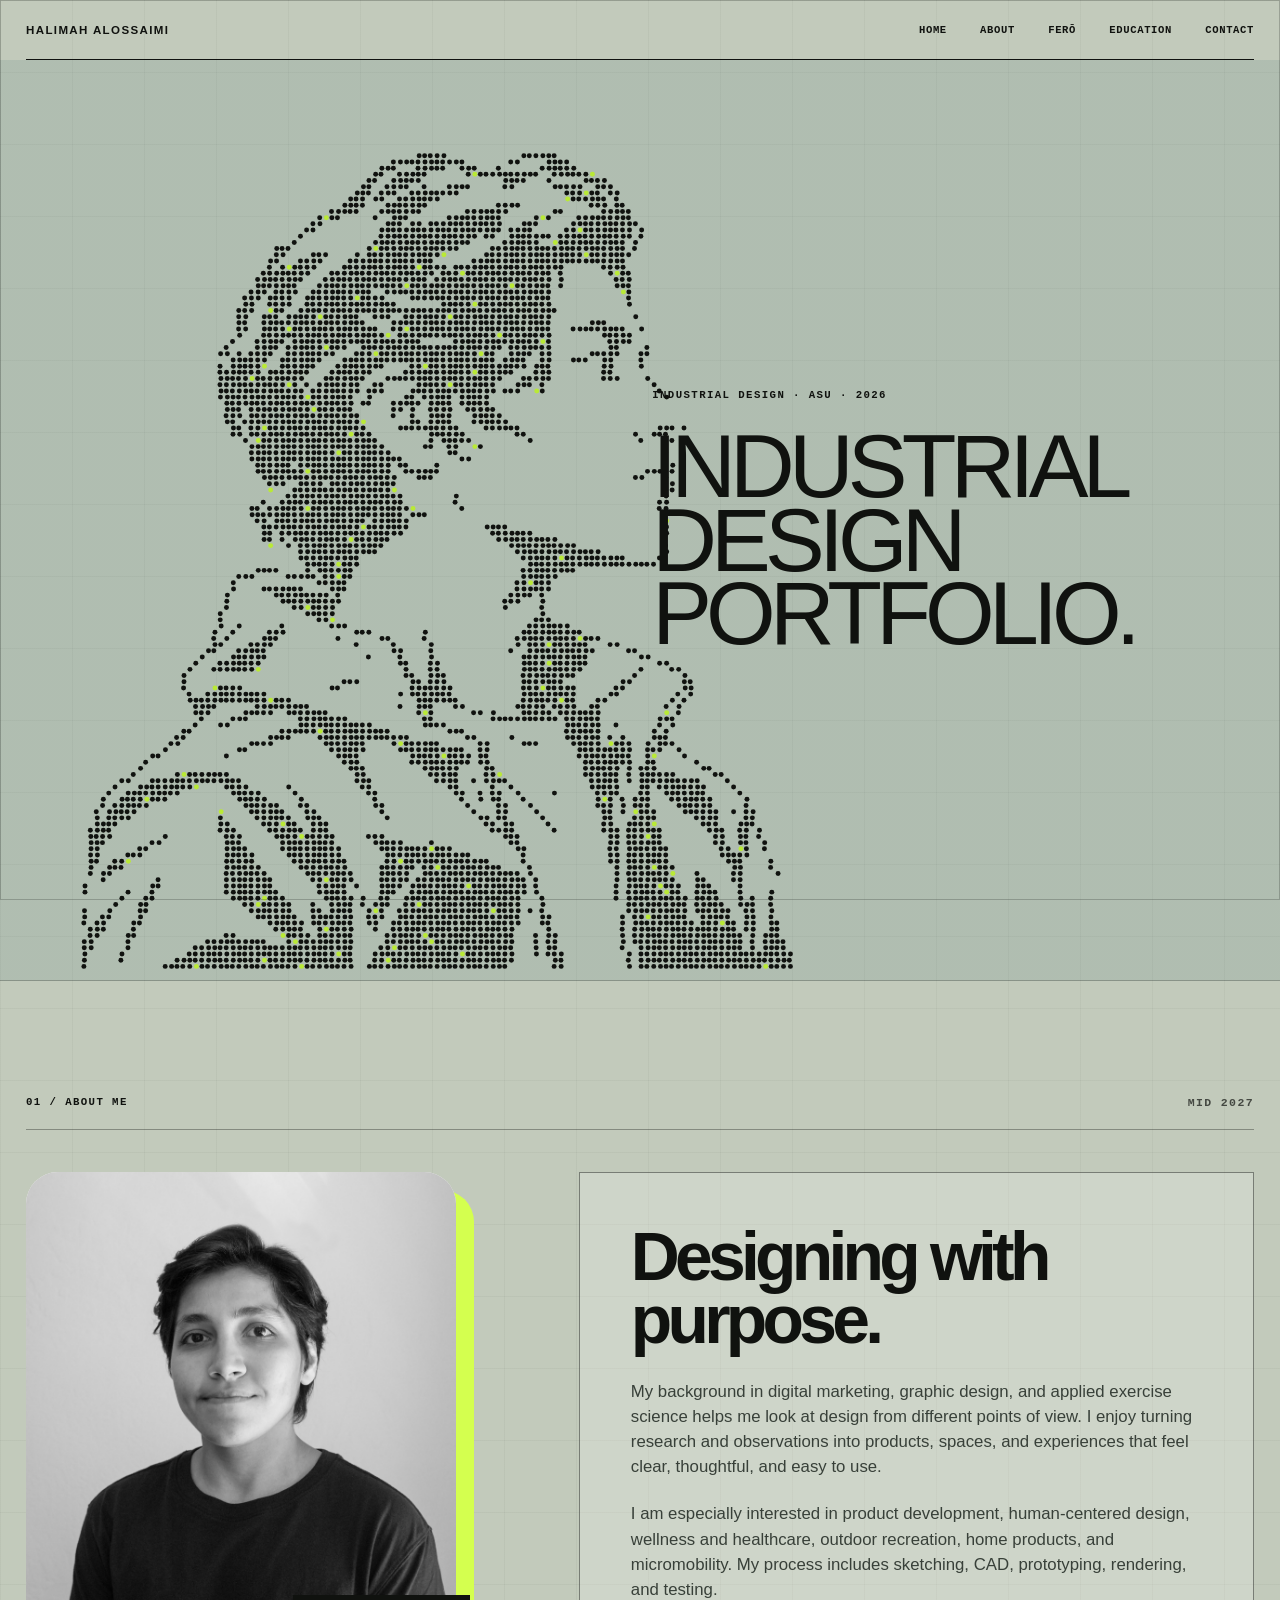
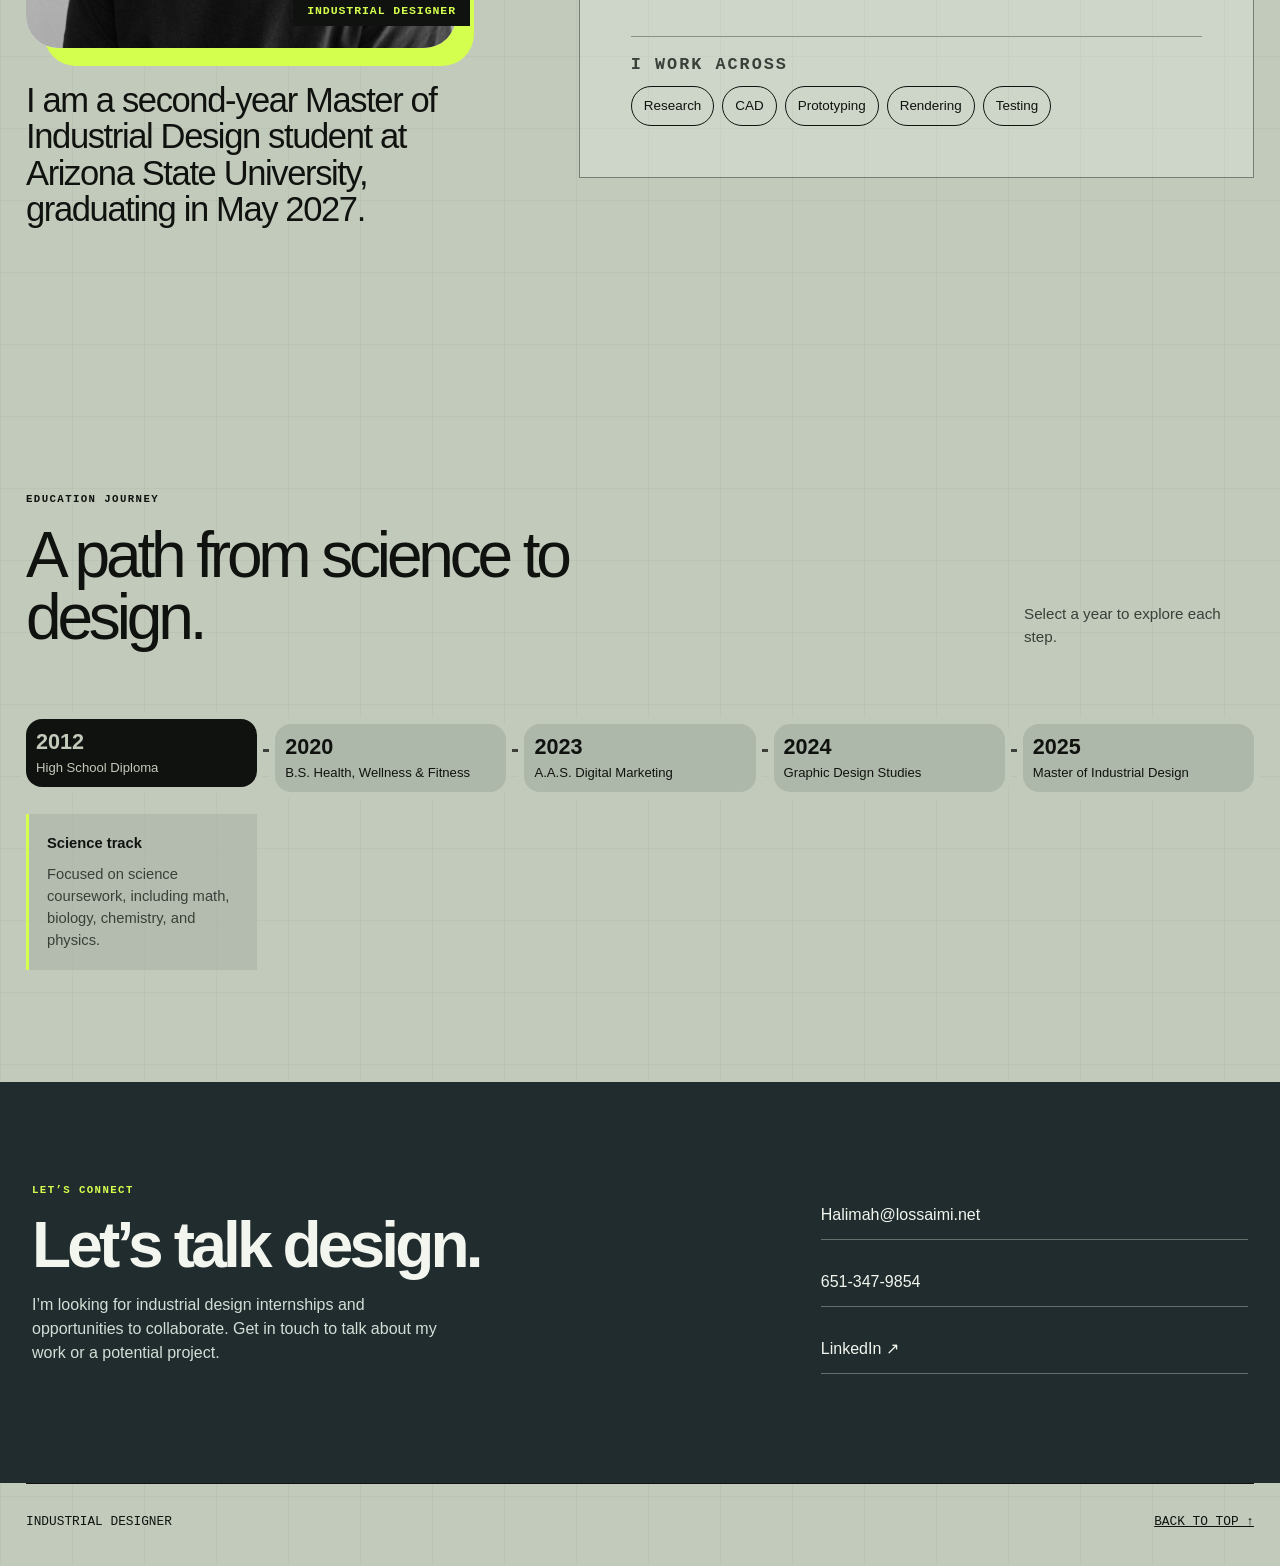
<file: index.html>
<!doctype html>
<html lang="en">
<head>
  <meta charset="utf-8">
  <meta name="viewport" content="width=device-width, initial-scale=1">
  <meta name="description" content="Industrial design portfolio by Halimah Alossaimi.">
  <title>Halimah Alossaimi — Industrial Design Portfolio</title>
  <link rel="stylesheet" href="styles.css?v=clean-hero">
<style>
.portrait-home .hero {
  --hero-gutter:max(32px,calc((100% - var(--max))/2));
  --portrait-size:min(72vw,980px);
  width:100%; max-width:none; margin:0;
  min-height:max(700px,88svh,var(--portrait-size));
  padding:80px var(--hero-gutter);
  align-items:flex-end; text-align:left; overflow:hidden;
  background:linear-gradient(rgba(62,111,112,.13),rgba(62,111,112,.13));
  background-blend-mode:multiply;
  border-bottom:1px solid rgba(16,18,15,.25);
}
.portrait-home .hero-title { position:relative; z-index:3; width:49%; max-width:650px; }
.portrait-home .hero .hero-title .eyebrow { position:static; width:auto; margin:0 0 28px; text-align:left; }
.portrait-home .hero h1 { position:relative; width:100%; max-width:none; font-size:clamp(3.5rem,7vw,7rem); }
.portrait-home .particle-sphere { position:absolute; width:var(--portrait-size); max-width:none; left:var(--hero-gutter); right:auto; top:auto; bottom:calc(var(--portrait-size) * -.035); translate:none; opacity:1; filter:none; cursor:default; touch-action:pan-y; }
.portrait-home .particle-sphere canvas { touch-action:pan-y; }
@media(max-width:780px) {
  .portrait-home .hero { --hero-gutter:18px; min-height:0; padding-block:35px 55px; align-items:stretch; gap:28px; }
  .portrait-home .hero-title { order:2; width:100%; max-width:100%; }
  .portrait-home .hero h1 { font-size:clamp(3rem,13vw,6rem); }
  .portrait-home .particle-sphere { position:relative; order:1; width:min(100%,680px); flex-shrink:0; align-self:center; left:auto; right:auto; top:auto; bottom:auto; translate:none; }
}

.portrait-home .contact-section { width:100%; max-width:none; margin:0; padding:clamp(64px,8vw,110px) max(32px,calc((100% - var(--max))/2)); background:#202c2d; color:#f3f6ef; }
.portrait-home .contact-card { padding:0; background:transparent; border:0; gap:clamp(32px,6vw,90px); }
.portrait-home .contact-card .eyebrow { color:#d4ff4f; }
.portrait-home .contact-card h2 { color:#f3f6ef; }
.portrait-home .contact-card p:not(.eyebrow) { color:#d3ded7; max-width:48ch; }
.portrait-home .contact-details a { color:#f3f6ef; border-color:#63716c; padding-block:12px; }
.portrait-home .contact-details a:hover,.portrait-home .contact-details a:focus-visible { color:#d4ff4f; border-color:#d4ff4f; }
.portrait-home .site-footer { margin-top:0; }
@media(max-width:780px) { .portrait-home .contact-section { padding-inline:18px; } }
</style>
</head>
<body class="portrait-home">
  <header class="site-header">
    <a class="wordmark" href="index.html">Halimah Alossaimi</a>
    <nav aria-label="Primary navigation">
      <a href="index.html">Home</a>
      <a href="#about">About</a>
      <a href="fero.html">Ferō</a>
      <a href="#education">Education</a>
      <a href="#contact">Contact</a>
    </nav>
  </header>

  <main>
    <section class="hero shell">
      <div class="particle-sphere" aria-hidden="true">
        <canvas id="hero-particle-sphere"></canvas>
      </div>
      <div class="hero-title">
        <p class="eyebrow">Industrial Design · ASU · 2026</p>
        <h1>Industrial Design Portfolio.</h1>
      </div>
        </section>

    

    <section id="about" class="about-section shell" aria-labelledby="about-title">
      <div class="about-topline">
        <p class="eyebrow">01 / About me</p>
        <p class="about-signature">MID 2027</p>
      </div>
      <div class="about-grid">
        <div class="about-lede">
          <div class="about-image-wrap">
            <img class="about-headshot" src="Headshot_HalimahAlossaimi.jpg?v=full" alt="Portrait of Halimah Alossaimi, an industrial design student.">
            <span class="about-image-label">Industrial designer</span>
          </div>
          <p>I am a second-year Master of Industrial Design student at Arizona State University, graduating in May 2027.</p>
        </div>
        <div class="body-copy about-copy">
          <h2 id="about-title">Designing with purpose.</h2>
          <p>My background in digital marketing, graphic design, and applied exercise science helps me look at design from different points of view. I enjoy turning research and observations into products, spaces, and experiences that feel clear, thoughtful, and easy to use.</p>
          <p>I am especially interested in product development, human-centered design, wellness and healthcare, outdoor recreation, home products, and micromobility. My process includes sketching, CAD, prototyping, rendering, and testing.</p>
          <div class="about-divider"></div>
          <p class="about-process-label">I work across</p>
          <ul class="about-tags" aria-label="Design interests">
            <li>Research</li><li>CAD</li><li>Prototyping</li><li>Rendering</li><li>Testing</li>
          </ul>
        </div>
      </div>
    </section>




    <section id="education" class="education-section shell" aria-labelledby="education-title">
      <div class="section-heading">
        <div>
          <p class="eyebrow">Education journey</p>
          <h2 id="education-title">A path from science to design.</h2>
        </div>
        <p class="section-note">Select a year to explore each step.</p>
      </div>
      <div class="education-timeline" role="list">
        <article class="education-item is-active" role="listitem">
          <button class="education-node" type="button" aria-expanded="true" aria-controls="education-detail-2012">
            <span class="education-year">2012</span>
            <span class="education-degree">High School Diploma</span>
          </button>
          <div class="education-detail" id="education-detail-2012">
            <p class="education-focus">Science track</p>
            <p>Focused on science coursework, including math, biology, chemistry, and physics.</p>
          </div>
        </article>
        <article class="education-item" role="listitem">
          <button class="education-node" type="button" aria-expanded="false" aria-controls="education-detail-2020">
            <span class="education-year">2020</span>
            <span class="education-degree">B.S. Health, Wellness &amp; Fitness</span>
          </button>
          <div class="education-detail" id="education-detail-2020" hidden>
            <p class="education-focus">Human-centered foundation</p>
            <p>Human factors, movement science, and ergonomic awareness.</p>
          </div>
        </article>
        <article class="education-item" role="listitem">
          <button class="education-node" type="button" aria-expanded="false" aria-controls="education-detail-2023">
            <span class="education-year">2023</span>
            <span class="education-degree">A.A.S. Digital Marketing</span>
          </button>
          <div class="education-detail" id="education-detail-2023" hidden>
            <p class="education-focus">Communication and strategy</p>
            <p>Marketing strategy, digital communication, and branding fundamentals.</p>
          </div>
        </article>
        <article class="education-item" role="listitem">
          <button class="education-node" type="button" aria-expanded="false" aria-controls="education-detail-2024">
            <span class="education-year">2024</span>
            <span class="education-degree">Graphic Design Studies</span>
          </button>
          <div class="education-detail" id="education-detail-2024" hidden>
            <p class="education-focus">One-year completion</p>
            <p>Visual systems, typography, layout, and digital communication.</p>
          </div>
        </article>
        <article class="education-item" role="listitem">
          <button class="education-node" type="button" aria-expanded="false" aria-controls="education-detail-2025">
            <span class="education-year">2025</span>
            <span class="education-degree">Master of Industrial Design</span>
          </button>
          <div class="education-detail" id="education-detail-2025" hidden>
            <p class="education-focus">Arizona State University · expected May 2027</p>
            <p>Life-centered design, design research, CAD, prototyping, and testing.</p>
          </div>
        </article>
      </div>
    </section>
    <section id="contact" class="contact-section shell" aria-labelledby="contact-title">
      <div class="contact-card">
        <div>
          <p class="eyebrow">Let’s connect</p>
          <h2 id="contact-title">Let’s talk design.</h2>
          <p>I’m looking for industrial design internships and opportunities to collaborate. Get in touch to talk about my work or a potential project.</p>
        </div>
        <div class="contact-details">
          <a href="mailto:Halimah@lossaimi.net">Halimah@lossaimi.net</a>
          <a href="tel:+16513479854">651-347-9854</a>
          <a href="https://www.linkedin.com/in/halimahalossaimi" target="_blank" rel="noreferrer">LinkedIn ↗</a>
        </div>
      </div>
    </section>
  </main>

  <footer class="site-footer shell">
    <p>Industrial Designer</p>
    <a href="#top">Back to top ↑</a>
  </footer>
  <script src="particle-sphere.js?v=portrait-1"></script>
  <script src="site-motion.js"></script>
  <script src="education-timeline.js?v=1"></script>
</body>
</html>
</file>
<file: styles.css>
:root {
  --ink: #302047;
  --muted: #61526e;
  --paper: #fff8ef;
  --panel: #eee4ff;
  --line: #d7c3e8;
  --blue: #7552ba;
  --orange: #e78360;
  --yellow: #f7cb55;
  --green: #83ba9e;
  --max: 1320px;
}

* { box-sizing: border-box; }
html { scroll-behavior: smooth; }
body {
  margin: 0;
  color: var(--ink);
  background: var(--paper);
  font-family: "Avenir Next", Avenir, "Helvetica Neue", Arial, sans-serif;
  line-height: 1.5;
}
img { display: block; width: 100%; height: auto; }
a { color: inherit; }
figure { margin: 0; }

.shell { width: min(calc(100% - 64px), var(--max)); margin-inline: auto; }
.site-header {
  position: relative;
  z-index: 20;
  width: min(calc(100% - 64px), var(--max));
  margin: 0 auto;
  padding: 28px 0;
  display: flex;
  justify-content: space-between;
  align-items: center;
  border-bottom: 1px solid var(--line);
}
.wordmark { font-size: 0.96rem; font-weight: 700; text-decoration: none; letter-spacing: -0.01em; }
.site-header nav { display: flex; gap: 28px; }
.site-header nav a { font-size: 0.83rem; text-decoration: none; color: var(--muted); }
.site-header nav a:hover, .site-header nav a[aria-current="page"] { color: var(--ink); }

.hero { padding: clamp(80px, 13vw, 180px) 0 clamp(72px, 10vw, 140px); }
.eyebrow { margin: 0 0 18px; color: var(--muted); font-size: 0.72rem; font-weight: 700; letter-spacing: 0.13em; text-transform: uppercase; }
h1, h2, h3 { margin: 0; letter-spacing: -0.045em; line-height: 0.98; }
.hero h1 { max-width: 1000px; font-size: clamp(3.2rem, 8vw, 7.6rem); font-weight: 500; }
.hero-copy { max-width: 620px; margin: 32px 0 0; color: var(--muted); font-size: clamp(1.05rem, 2vw, 1.35rem); }

.flower-section { padding-bottom: clamp(100px, 12vw, 170px); }
.section-heading { display: flex; justify-content: space-between; align-items: end; gap: 32px; margin-bottom: 36px; }
.section-heading h2, .two-column-text h2 { max-width: 730px; font-size: clamp(2.1rem, 5vw, 4.5rem); font-weight: 500; }
.compact-heading h2 { font-size: clamp(2rem, 4vw, 3.4rem); }
.instruction, .section-note { max-width: 430px; margin: 0; color: var(--muted); font-size: 0.95rem; }
.flower-field {
  position: relative;
  min-height: min(64vh, 680px);
  overflow: hidden;
  cursor: crosshair;
  touch-action: manipulation;
  border: 1px solid var(--line);
  border-radius: 28px;
  background:
    linear-gradient(180deg, rgba(138,164,188,.09), rgba(255,255,255,.25) 45%, rgba(127,157,132,.12)),
    var(--panel);
  isolation: isolate;
}
.flower-field:focus-visible { outline: 3px solid var(--blue); outline-offset: 4px; }
.field-note { position: absolute; left: 24px; bottom: 18px; color: #778079; font-size: 0.72rem; letter-spacing: 0.08em; text-transform: uppercase; }
.flower { position: absolute; width: 1px; height: 1px; pointer-events: none; animation: none; }
.petal { position: absolute; left: 50%; top: 50%; width: var(--pw); height: var(--ph); margin-left: calc(var(--pw) / -2); margin-top: calc(var(--ph) * -1); transform-origin: 50% 100%; background: hsl(var(--hue) 72% 66% / .92); border: 1px solid hsl(var(--hue) 45% 48% / .32); }
.flower.rounded .petal { border-radius: 55% 55% 45% 45%; }
.flower.pointed .petal { border-radius: 75% 12% 75% 18%; }
.flower.lobed .petal { border-radius: 65% 35% 62% 38% / 55% 52% 48% 45%; box-shadow: inset 6px 0 0 rgba(255,255,255,.11); }
.flower.narrow .petal { border-radius: 80% 20% 75% 25%; }
.flower-center { position: absolute; left: 50%; top: 50%; width: var(--center); height: var(--center); border-radius: 50%; transform: translate(-50%,-50%); background: hsl(var(--center-hue) 78% 60%); border: 2px solid rgba(71,57,28,.16); z-index: 2; }
@keyframes bloom { from { opacity: 0; transform: scale(.18) rotate(-8deg); } to { opacity: 1; transform: scale(1) rotate(0); } }
@media (prefers-reduced-motion: reduce) { html { scroll-behavior: auto; } .flower { animation: none; } }

.work-section { padding-bottom: clamp(100px, 12vw, 170px); }
.project-grid { display: grid; grid-template-columns: 1fr 1fr; gap: clamp(24px, 4vw, 56px); }
.project-card { text-decoration: none; }
.project-image { overflow: hidden; border-radius: 22px; background: var(--panel); }
.project-image.square { aspect-ratio: 1; }
.project-image.landscape { aspect-ratio: 1; }
.project-image img { height: 100%; object-fit: contain; transition: transform .5s ease; }
.project-image.landscape img { object-position: center; }
.project-card:hover .project-image img { transform: scale(1.025); }
.project-meta { display: flex; justify-content: space-between; align-items: end; padding-top: 18px; }
.project-type { margin: 0 0 8px; color: var(--muted); font-size: 0.77rem; text-transform: uppercase; letter-spacing: .08em; }
.project-meta h3 { font-size: clamp(1.65rem, 3vw, 2.6rem); font-weight: 500; }
.project-meta span { font-size: 1.5rem; }

.project-hero { padding: clamp(64px, 9vw, 120px) 0 0; }
.project-intro { display: grid; grid-template-columns: 1.25fr .75fr; gap: clamp(48px, 9vw, 130px); align-items: end; margin-bottom: clamp(56px, 8vw, 100px); }
.project-intro h1 { font-size: clamp(4rem, 10vw, 9rem); font-weight: 500; }
.project-intro > p { max-width: 520px; margin: 0; color: var(--muted); font-size: clamp(1rem, 1.7vw, 1.25rem); }
.album-feature { width: min(100%, 980px); margin-inline: auto; }
.album-feature img { border-radius: 20px; }
figcaption { padding-top: 12px; color: var(--muted); font-size: 0.76rem; }
.hero-wide img, .wide-media img { border-radius: 20px; }
.hero-wide img { aspect-ratio: 16 / 9; object-fit: cover; }

.case-section { padding-top: clamp(100px, 12vw, 170px); }
.two-column-text { display: grid; grid-template-columns: 1fr 1fr; gap: clamp(48px, 9vw, 140px); }
.body-copy p { max-width: 600px; margin: 0 0 22px; color: var(--muted); font-size: clamp(1rem, 1.6vw, 1.2rem); }
.wide-media img { max-height: 780px; object-fit: cover; }
.iteration-grid { display: grid; grid-template-columns: repeat(4, 1fr); gap: 20px; }
.iteration-grid img, .plan-grid img, .environment-grid img { border-radius: 16px; }
.plan-grid { display: grid; grid-template-columns: 1fr 1fr; gap: 24px; }
.environment-grid { display: grid; grid-template-columns: 1.45fr .8fr; gap: 24px; align-items: start; }
.environment-grid img { aspect-ratio: 16/10; object-fit: cover; }
.environment-grid figure:last-child img { aspect-ratio: 4/5; }
.reflection-block { margin-top: clamp(100px, 12vw, 170px); padding: clamp(48px, 7vw, 90px); border-radius: 28px; background: #e3d7fa; }
.reflection-block h2 { max-width: 980px; font-size: clamp(2.2rem, 5.5vw, 5rem); font-weight: 500; }
.reflection-block > p:not(.eyebrow) { max-width: 720px; margin: 32px 0 0; color: #514060; font-size: clamp(1rem, 1.7vw, 1.25rem); }
.reflection-block .disclaimer { font-size: .82rem !important; }
.project-next { display: flex; justify-content: space-between; gap: 24px; padding-top: 80px; }
.project-next a { text-decoration-thickness: 1px; text-underline-offset: 5px; }
.site-footer { display: flex; justify-content: space-between; gap: 24px; margin-top: 120px; padding: 28px 0 34px; border-top: 1px solid var(--line); color: var(--muted); font-size: .8rem; }
.site-footer p { margin: 0; }

@media (max-width: 780px) {
  .shell, .site-header { width: min(calc(100% - 36px), var(--max)); }
  .site-header { padding: 22px 0; align-items: flex-start; }
  .site-header nav { gap: 9px; flex-direction: column; align-items: flex-end; }
  .site-header nav a { font-size: .75rem; }
  .hero { padding-top: 70px; }
  .hero h1 { font-size: clamp(2.7rem, 14.4vw, 4.8rem); }
  .section-heading, .project-intro, .two-column-text { display: grid; grid-template-columns: 1fr; gap: 24px; }
  .flower-field { min-height: 520px; border-radius: 20px; }
  .project-grid, .plan-grid, .environment-grid { grid-template-columns: 1fr; gap: 44px; }
  .project-image.landscape { aspect-ratio: 1.15; }
  .project-intro h1 { font-size: clamp(3.5rem, 18vw, 6rem); }
  .iteration-grid { grid-template-columns: 1fr 1fr; }
  .environment-grid figure:last-child img { aspect-ratio: 16/10; }
  .reflection-block { padding: 36px 24px; border-radius: 20px; }
  .project-next, .site-footer { flex-direction: column; align-items: flex-start; }
  .site-footer { margin-top: 90px; }
}

/* Playful portfolio palette */
body { background: radial-gradient(ellipse at 90% 0%, #eedfff 0%, transparent 42rem), radial-gradient(ellipse at 0% 32rem, #ffe3ca 0%, transparent 38rem), var(--paper); }
.hero h1, .project-intro h1 { color: #68459b; }
.eyebrow { color: #76502f; }
.site-header nav { gap: 12px; flex-wrap: wrap; justify-content: flex-end; }
.site-header nav a { display: inline-block; padding: 9px 15px; border-radius: 999px; background: #eee1ff; color: #493164; }
.site-header nav a:nth-child(2) { background: #ffd8c8; color: #713c32; }
.site-header nav a:nth-child(3) { background: #d9eee1; color: #2d5941; }
.site-header nav a:nth-child(4) { background: #ffe39b; color: #5d461d; }
.site-header nav a:hover, .site-header nav a[aria-current="page"] { background: #68459b; color: #fff; }
a:focus-visible { outline: 3px solid #68459b; outline-offset: 4px; }
.flower-field { background: linear-gradient(150deg, #e7d9ff 0%, #ffe5d8 50%, #e2efcc 100%); border-color: #cbb4e4; }
.instruction { padding: 10px 16px; border-radius: 999px; background: #ffe39b; color: #65491d; }
.project-card { background: #ffe3d4; border-radius: 24px; padding: 16px; }
.project-card:nth-child(2) { background: #dceee0; }
.project-card:nth-child(3) { background: #e6dcfa; }
.project-meta { padding: 18px 4px 8px; }
.project-card:first-child h3 { color: #8a3e38; }
.project-card:nth-child(2) h3 { color: #2f6049; }
.project-card:nth-child(3) h3 { color: #68459b; }
.reflection-block { background: linear-gradient(120deg, #e5d7fb, #f8dfeb); }
.project-next a { padding: 12px 20px; border-radius: 999px; background: #ffe39b; color: #59401d; }
.site-footer { border-top: 3px solid #d7c3e8; }
::selection { background: #f7cb55; color: #302047; }
.proposal-preview { position: relative; display: flex; flex-direction: column; justify-content: center; align-items: center; padding: 30px; background: #2f2144; color: #fff8ef; }
.preview-kicker { position: absolute; top: 24px; left: 24px; font: 700 .68rem/1 monospace; color: #f7cb55; letter-spacing: .08em; }
.preview-object, .preview-shadow { font-size: clamp(3.2rem, 7vw, 6.5rem); font-weight: 800; letter-spacing: -.07em; line-height: .75; }
.preview-shadow { color: #e78360; opacity: .75; transform: translate(10px, -6px); }
.preview-question { position: absolute; bottom: 24px; font-size: .82rem; }

/* MISREAD proposal */
.proposal-page { --proposal-dark:#2f2144; --proposal-cream:#fff8ef; --proposal-coral:#e78360; --proposal-yellow:#f7cb55; --proposal-green:#83ba9e; }
.proposal-hero { padding: clamp(70px, 10vw, 135px) 0 90px; }
.proposal-title-block { max-width: 980px; margin-bottom: 54px; }
.proposal-title-block h1 { font-size: clamp(5rem, 15vw, 12rem); font-weight: 800; color: var(--proposal-dark); letter-spacing: -.085em; }
.proposal-title-block h1 span { color: var(--proposal-coral); }
.proposal-tagline { max-width: 680px; margin: 30px 0 0; font-size: clamp(1.25rem, 2.6vw, 2rem); color: var(--muted); }
.misread-visual { position: relative; min-height: 610px; display: grid; grid-template-columns: 1.15fr .85fr; overflow: hidden; border-radius: 30px; background: var(--proposal-dark); color: var(--proposal-cream); box-shadow: 0 28px 80px rgba(48,32,71,.18); }
.system-bar { position: absolute; z-index: 4; inset: 0 0 auto; display: flex; justify-content: space-between; padding: 20px 24px; border-bottom: 1px solid rgba(255,255,255,.18); font: 700 .72rem/1 monospace; letter-spacing: .1em; }
.pulse-dot { color: var(--proposal-yellow); }
.scan-object { position: relative; display: grid; place-items: center; background: #f1e7ff; overflow: hidden; }
.object-cup { position: relative; width: 210px; height: 190px; border: 12px solid var(--proposal-dark); border-radius: 10px 10px 75px 75px; background: #fff8ef; transform: rotate(-3deg); }
.object-cup i { position: absolute; right: -78px; top: 32px; width: 76px; height: 82px; border: 12px solid var(--proposal-dark); border-left: 0; border-radius: 0 50% 50% 0; }
.scan-line { position: absolute; left: 0; right: 0; height: 4px; background: var(--proposal-coral); box-shadow: 0 0 24px var(--proposal-coral); animation: scan 3s ease-in-out infinite; }
@keyframes scan { 0%,100% { top: 22%; } 50% { top: 78%; } }
.system-result { display: flex; flex-direction: column; justify-content: center; padding: 70px; }
.system-result small, .system-result span { font: 700 .7rem/1.4 monospace; color: var(--proposal-yellow); letter-spacing: .1em; }
.system-result strong { margin: 24px 0; font-size: clamp(3rem, 6vw, 6rem); line-height: .88; letter-spacing: -.06em; color: var(--proposal-coral); text-shadow: 7px 7px 0 rgba(247,203,85,.18); }
.visual-actions { position: absolute; right: 28px; bottom: 26px; display: flex; gap: 10px; }
.visual-actions span { padding: 10px 14px; border: 1px solid rgba(255,255,255,.35); border-radius: 999px; font: 700 .64rem/1 monospace; }
.hero-experience { max-width: 840px; margin: 42px 0 0 auto; color: var(--muted); font-size: clamp(1.05rem, 1.8vw, 1.35rem); }
.proposal-index { position: sticky; top: 0; z-index: 10; display: flex; gap: 9px; overflow-x: auto; padding-top: 16px; padding-bottom: 16px; background: rgba(255,248,239,.92); backdrop-filter: blur(12px); border-block: 1px solid var(--line); }
.proposal-index a { flex: 0 0 auto; padding: 9px 13px; border-radius: 999px; text-decoration: none; background: #eee1ff; font-size: .74rem; }
.proposal-section { padding-top: clamp(100px, 13vw, 180px); scroll-margin-top: 80px; }
.proposal-section-head { display: grid; grid-template-columns: 90px 1fr; gap: 24px; margin-bottom: 60px; }
.section-number { margin: 0; font: 700 1rem/1 monospace; color: var(--proposal-coral); }
.proposal-section h2 { max-width: 930px; font-size: clamp(3rem, 7vw, 6.6rem); font-weight: 500; }
.proposal-section h3 { font-size: clamp(1.5rem, 3vw, 2.4rem); font-weight: 500; line-height: 1.05; }
.proposal-section h4 { margin: 14px 0 8px; font-size: 1.2rem; }
.case-study-lead { display: grid; grid-template-columns: .72fr 1.28fr; gap: clamp(40px, 8vw, 120px); align-items: center; }
.case-study-mark { aspect-ratio: 1; display: grid; place-content: center; text-align: center; position: relative; border-radius: 50%; background: var(--proposal-yellow); color: var(--proposal-dark); }
.case-study-mark span { font-size: clamp(5rem, 12vw, 10rem); font-weight: 800; line-height: .8; }
.case-study-mark small { margin-top: 20px; font: 700 .78rem/1 monospace; letter-spacing: .18em; }
.case-study-mark .scribble { position: absolute; right: 6%; bottom: 4%; font-size: 7rem; color: var(--proposal-coral); transform: rotate(-14deg); }
.source-links { display: flex; flex-wrap: wrap; gap: 10px; margin-top: 28px; }
.source-links a { padding: 10px 15px; border-radius: 999px; background: #eee1ff; text-underline-offset: 3px; font-size: .8rem; }
.proposal-subsection { padding-top: 90px; }
.moment-grid, .evidence-grid, .concept-grid { display: grid; grid-template-columns: repeat(3,1fr); gap: 18px; margin-top: 30px; }
.moment-grid article, .evidence-card, .concept-grid article { min-height: 260px; padding: 30px; border-radius: 22px; background: #eee1ff; }
.moment-grid article:nth-child(2), .evidence-card:nth-child(2), .concept-grid article:nth-child(2) { background: #ffe0d2; }
.moment-grid article:nth-child(3), .evidence-card:nth-child(3), .concept-grid article:nth-child(3) { background: #dceee0; }
.moment-grid article > span { font: 700 .8rem/1 monospace; color: var(--proposal-coral); }
.moment-grid p, .evidence-card p, .concept-grid p { color: var(--muted); }
.event-list { list-style: none; margin: 30px 0 0; padding: 0; border-top: 1px solid var(--line); }
.event-list li { display: grid; grid-template-columns: 70px 1fr; padding: 20px 0; border-bottom: 1px solid var(--line); font-size: clamp(1rem, 2vw, 1.3rem); }
.event-list span { font: 700 .8rem/1.8 monospace; color: var(--proposal-coral); }
.exchange { margin-top: 56px; padding: clamp(30px, 5vw, 65px); border-radius: 28px; background: var(--proposal-dark); color: var(--proposal-cream); }
.exchange-line { display: grid; grid-template-columns: 62px 1fr; gap: 24px; padding: 20px 0; border-bottom: 1px solid rgba(255,255,255,.14); }
.exchange-line:last-child { border: 0; }
.exchange-line span { font: 700 .75rem/1.6 monospace; color: var(--proposal-yellow); }
.exchange-line p { max-width: 820px; margin: 0; font-size: clamp(1rem, 1.7vw, 1.25rem); }
.me-line p { color: #ffd7c7; }
.decision-callout { margin-top: 24px; padding: clamp(30px, 5vw, 65px); border-radius: 28px; background: var(--proposal-yellow); }
.decision-callout > p:last-child { max-width: 900px; margin: 0; font-size: clamp(1.3rem, 3vw, 2.3rem); line-height: 1.2; }
.concept-grid { grid-template-columns: 1fr 1fr; }
.concept-grid article:nth-child(4) { background: #fff0b9; }
.flowchart { display: grid; grid-template-columns: 1fr auto 1fr auto 1fr auto 1fr auto 1fr; gap: 10px; align-items: center; padding: 34px; overflow-x: auto; border-radius: 24px; background: var(--proposal-dark); color: var(--proposal-cream); }
.flowchart > div { min-width: 150px; }
.flowchart small { font: 700 .62rem/1 monospace; color: var(--proposal-yellow); }
.flowchart strong { display: block; margin-top: 12px; font-size: 1.35rem; }
.flowchart p { margin: 7px 0 0; color: #cfc4da; font-size: .78rem; }
.flowchart i { color: var(--proposal-coral); font-style: normal; font-size: 1.5rem; }
.storyboard { display: grid; grid-template-columns: repeat(5,1fr); gap: 14px; margin-top: 54px; }
.story-frame { aspect-ratio: 4/5; display: flex; flex-direction: column; justify-content: space-between; padding: 18px; border-radius: 18px; background: #eee1ff; overflow: hidden; }
.story-frame span { font: 700 .58rem/1 monospace; }
.story-frame b { font-size: clamp(1.2rem, 2.5vw, 2rem); line-height: .95; }
.story-frame em { align-self: flex-end; font-style: normal; font-size: 2.3rem; color: var(--proposal-coral); }
.frame-three, .frame-four { background: var(--proposal-dark); color: var(--proposal-cream); }
.frame-four b { color: var(--proposal-coral); text-shadow: 5px 5px 0 rgba(247,203,85,.2); }
.frame-five { background: var(--proposal-green); }
.controls-row { display: grid; grid-template-columns: repeat(4,1fr); gap: 12px; margin-top: 44px; }
.controls-row span { padding: 18px; border-top: 3px solid var(--proposal-coral); color: var(--muted); font-size: .82rem; }
.controls-row b { display: block; margin-bottom: 7px; color: var(--ink); }
.style-grid { display: grid; grid-template-columns: 1fr 1fr; gap: 18px; }
.style-grid > article { min-height: 330px; padding: 30px; border-radius: 22px; background: #eee1ff; }
.style-grid > article:nth-child(2) { background: #ffe0d2; }
.style-grid > article:nth-child(3) { background: #dceee0; }
.style-grid > article:nth-child(4) { background: #fff0b9; }
.style-grid p { color: var(--muted); }
.swatches { display: grid; grid-template-columns: repeat(5,1fr); gap: 6px; margin: 28px 0; }
.swatches span { min-height: 125px; display: flex; align-items: flex-end; padding: 8px; background: var(--swatch); border: 1px solid rgba(48,32,71,.15); border-radius: 12px; font: 700 .58rem/1 monospace; }
.type-sample { margin-top: 28px; }
.type-sample span { font: 700 .68rem/1 monospace; color: var(--proposal-coral); }
.type-sample strong { display: block; max-width: 480px; margin: 22px 0; font-size: clamp(2.2rem, 4vw, 4rem); line-height: .9; }
.motion-sample { position: relative; min-height: 150px; margin: 22px 0; display: grid; place-content: center; }
.motion-sample span { grid-area: 1/1; font-size: 4rem; font-weight: 800; }
.motion-sample span:nth-child(2) { color: var(--proposal-coral); transform: translate(15px,9px); opacity: .7; }
.motion-sample i { position: absolute; left: 8%; right: 8%; top: 50%; height: 3px; background: var(--proposal-yellow); }
.sound-list { list-style: none; padding: 0; }
.sound-list li { padding: 12px 0; border-bottom: 1px solid rgba(48,32,71,.15); }
.reference-strip { margin-top: 24px; padding: 28px; border: 1px solid var(--line); border-radius: 20px; }
.reference-strip p { margin: 8px 0; color: var(--muted); }
.week-grid { display: grid; grid-template-columns: 1fr 1fr; gap: 20px; }
.week-grid article { padding: clamp(30px, 5vw, 58px); border-radius: 28px; background: #eee1ff; }
.week-grid article:nth-child(2) { background: #dceee0; }
.week-grid article > span { font: 700 .72rem/1 monospace; color: var(--proposal-coral); }
.week-grid ul { padding-left: 20px; color: var(--muted); }
.week-grid li { margin: 10px 0; }
.week-grid p { margin-top: 28px; }

@media (max-width: 900px) {
  .misread-visual { grid-template-columns: 1fr; }
  .scan-object { min-height: 360px; }
  .system-result { min-height: 300px; padding: 44px; }
  .case-study-lead, .style-grid, .week-grid { grid-template-columns: 1fr; }
  .case-study-mark { width: min(100%, 440px); justify-self: center; }
  .moment-grid, .evidence-grid { grid-template-columns: 1fr; }
  .storyboard { grid-template-columns: repeat(2,1fr); }
  .controls-row { grid-template-columns: 1fr 1fr; }
}
@media (max-width: 780px) {
  .site-header nav { gap: 6px; max-width: 65%; }
  .site-header nav a { padding: 6px 11px; }
  .project-card { padding: 12px; }
  .proposal-section-head { grid-template-columns: 44px 1fr; }
  .proposal-title-block h1 { font-size: clamp(4rem, 24vw, 7rem); }
  .concept-grid { grid-template-columns: 1fr; }
}
@media (max-width: 520px) {
  .storyboard, .controls-row { grid-template-columns: 1fr; }
  .misread-visual { min-height: 640px; }
  .system-result { padding: 34px 24px 70px; }
  .visual-actions { left: 20px; right: auto; }
  .proposal-section-head { display: block; }
  .section-number { margin-bottom: 16px; }
  .swatches { grid-template-columns: repeat(2,1fr); }
  .swatches span { min-height: 90px; }
}

@media (max-width: 480px) {
  .iteration-grid { grid-template-columns: 1fr; gap: 34px; }
  .album-feature img, .hero-wide img, .wide-media img { border-radius: 14px; }
}

/* Same Street proposal */
.same-street-page {
  --street-ink: #302443;
  --street-human: #7ec8c8;
  --street-sunset: #ffd5ae;
  --street-zombie: #9bd35b;
  --street-attack: #ff704d;
  --street-night: #3b315c;
}
.same-street-page .proposal-title-block h1 { line-height: .78; }
.same-street-page .proposal-title-block h1 span { color: var(--street-attack); }
.street-visual {
  position: relative;
  min-height: 650px;
  overflow: hidden;
  border: 10px solid var(--street-ink);
  border-radius: 32px;
  background: linear-gradient(#93d9db 0 58%, #d1e89b 58% 72%, #e9b985 72%);
  box-shadow: 0 28px 80px rgba(48,32,71,.18);
  transition: background .45s ease, filter .45s ease;
}
.street-sky { position: absolute; inset: 0 0 42%; background: linear-gradient(#8ed8e2, #ffd4aa); }
.street-sky::after { content:""; position:absolute; right:9%; top:12%; width:90px; aspect-ratio:1; border-radius:50%; background:#ffe76d; box-shadow:0 0 0 20px rgba(255,231,109,.18); }
.cloud { position:absolute; width:120px; height:34px; border-radius:40px; background:rgba(255,255,255,.72); }
.cloud::before,.cloud::after { content:""; position:absolute; border-radius:50%; background:inherit; }
.cloud::before { width:52px; height:52px; left:18px; bottom:0; }
.cloud::after { width:72px; height:72px; right:12px; bottom:0; }
.cloud-a { left:12%; top:15%; }
.cloud-b { left:55%; top:25%; transform:scale(.7); }
.street-houses { position:absolute; left:0; right:0; bottom:28%; height:270px; display:flex; align-items:flex-end; justify-content:space-around; }
.house { position:relative; width:190px; height:145px; border:8px solid var(--street-ink); border-radius:16px 16px 3px 3px; background:#fff3cf; box-shadow:10px 10px 0 rgba(48,36,67,.15); }
.house::before { content:""; position:absolute; z-index:-1; width:138px; height:138px; left:17px; top:-72px; transform:rotate(45deg); border:8px solid var(--street-ink); border-radius:18px; background:#f48d69; }
.house::after { content:""; position:absolute; left:22px; top:52px; width:42px; height:44px; border:6px solid var(--street-ink); background:#8ed8e2; box-shadow:92px 0 0 -6px #8ed8e2, 92px 0 0 0 var(--street-ink); }
.house i { position:absolute; left:76px; bottom:0; width:44px; height:72px; border:6px solid var(--street-ink); border-bottom:0; background:#b57353; }
.house-b { transform:scale(.82); background:#e8ddff; }
.house-b::before { background:#f5c95d; }
.house-c { transform:scale(.7); background:#d9f0bd; }
.tree { position:relative; width:38px; height:120px; border:7px solid var(--street-ink); border-bottom:0; background:#9a6849; }
.tree::before { content:""; position:absolute; left:50%; top:-88px; width:130px; height:130px; border:8px solid var(--street-ink); border-radius:48% 52% 45% 55%; background:#71bf70; transform:translateX(-50%) rotate(-7deg); }
.street-ground { position:absolute; inset:auto 0 0; height:29%; border-top:9px solid var(--street-ink); background:#e8b179; }
.street-ground::before,.street-ground::after { content:""; position:absolute; left:0; right:0; height:7px; background:rgba(48,36,67,.25); }
.street-ground::before { top:35%; }.street-ground::after { top:66%; }
.street-ground span { position:absolute; width:34px; height:13px; border-radius:50%; background:#fff0ca; top:24%; }
.street-ground span:nth-child(1){left:18%}.street-ground span:nth-child(2){left:48%;top:57%}.street-ground span:nth-child(3){left:78%;top:30%}
.runner { position:absolute; z-index:3; bottom:19%; width:78px; height:150px; filter:drop-shadow(8px 10px 0 rgba(48,36,67,.18)); }
.runner i { position:absolute; display:block; border:7px solid var(--street-ink); }
.runner .head { left:14px; top:0; width:58px; height:58px; border-radius:50%; background:#f0af88; }
.runner .head::before { content:""; position:absolute; left:7px; top:-15px; width:40px; height:25px; border-radius:50% 60% 20% 15%; background:var(--street-ink); }
.runner .body { left:20px; top:52px; width:48px; height:62px; border-radius:18px; background:#ffe06f; transform:rotate(-9deg); }
.runner .arm { left:0; top:65px; width:57px; height:19px; border-radius:20px; background:#f0af88; transform:rotate(-30deg); }
.runner .leg { left:23px; top:106px; width:64px; height:22px; border-radius:20px; background:#7157ad; transform:rotate(33deg); }
.human-runner { left:62%; animation:street-run .55s ease-in-out infinite alternate; }
.zombie-runner { transform:scale(.88); }
.zombie-runner .head { background:#9bd35b; }
.zombie-runner .head::after { content:""; position:absolute; right:6px; top:22px; width:7px; height:7px; border-radius:50%; background:var(--street-ink); box-shadow:-20px 0 var(--street-ink); }
.zombie-runner .body { background:#8c6bb9; }
.zombie-runner .arm { background:#9bd35b; transform:rotate(-8deg); }
.zombie-one { left:18%; bottom:18%; animation:street-run .5s ease-in-out infinite alternate-reverse; }
.zombie-two { left:32%; bottom:18%; transform:scale(.78); animation:street-run .62s ease-in-out infinite alternate; }
@keyframes street-run { to { translate:0 -8px; } }
.chase-ui { position:absolute; z-index:6; left:24px; right:24px; top:24px; display:grid; grid-template-columns:1fr auto; gap:8px; align-items:end; padding:17px 20px; border:4px solid var(--street-ink); border-radius:18px; background:rgba(255,248,239,.9); color:var(--street-ink); }
.chase-ui span { font:700 .66rem/1.2 monospace; letter-spacing:.08em; }
.chase-ui strong { grid-row:1/3; grid-column:2; font-size:clamp(2rem,5vw,4.5rem); line-height:.8; letter-spacing:-.06em; color:var(--street-attack); }
.perspective-toggle { position:absolute; z-index:8; right:24px; bottom:24px; padding:13px 18px; border:4px solid var(--street-ink); border-radius:999px; background:#fff8ef; color:var(--street-ink); font:700 .76rem/1 monospace; cursor:pointer; }
.perspective-toggle:hover,.perspective-toggle:focus-visible { background:var(--street-ink); color:#fff; }
.street-visual[data-mode="zombie"] { background:linear-gradient(#6d5790 0 58%, #9bd35b 58% 72%, #5f3b67 72%); filter:saturate(1.15); }
.street-visual[data-mode="zombie"] .street-sky { background:linear-gradient(#6d5790,#ff805d); }
.street-visual[data-mode="zombie"] .human-runner { left:20%; }
.street-visual[data-mode="zombie"] .zombie-one { left:63%; transform:scale(1); }
.street-visual[data-mode="zombie"] .zombie-two { opacity:0; }
.street-visual[data-mode="zombie"] .chase-ui { background:rgba(45,25,65,.9); color:#fff8ef; }
.street-visual[data-mode="zombie"] .chase-ui strong { color:var(--street-zombie); }
.street-case-mark { background:var(--street-human); }
.street-case-mark .run-mark { position:absolute; right:3%; bottom:5%; font-size:6rem; color:var(--street-attack); transform:rotate(-8deg); }
.play-moment-grid { display:grid; grid-template-columns:repeat(3,1fr); gap:18px; margin-top:30px; }
.play-moment-grid figure { overflow:hidden; border:1px solid var(--line); border-radius:20px; background:#fff; }
.play-moment-grid img { aspect-ratio:16/9; object-fit:cover; filter:grayscale(1) sepia(.12) hue-rotate(200deg); }
.play-moment-grid figcaption { min-height:135px; padding:20px; font-size:.84rem; }
.play-moment-grid figcaption b { display:block; margin-bottom:7px; color:var(--ink); font-size:1rem; }
.image-credit { margin-top:12px; color:var(--muted); font-size:.72rem; }
.event-table { margin-top:30px; border:1px solid var(--line); border-radius:20px; overflow:hidden; }
.event-table > div { display:grid; grid-template-columns:.8fr 1fr 1fr; }
.event-table span { padding:18px; border-right:1px solid var(--line); border-bottom:1px solid var(--line); color:var(--muted); }
.event-table span:last-child { border-right:0; }
.event-table > div:last-child span { border-bottom:0; }
.event-table .event-head { background:var(--street-ink); }
.event-table .event-head span { color:#fff8ef; font:700 .7rem/1.2 monospace; text-transform:uppercase; letter-spacing:.06em; }
.street-takeaway { background:var(--street-sunset); }
.narrative-block { display:grid; grid-template-columns:1fr 1fr; gap:40px; margin-top:24px; padding:clamp(30px,5vw,60px); border-radius:26px; background:var(--street-ink); color:#fff8ef; }
.narrative-block p { margin:0; font-size:clamp(1rem,1.8vw,1.3rem); }
.street-storyboard .street-board { position:relative; aspect-ratio:4/5; display:flex; flex-direction:column; justify-content:space-between; overflow:hidden; padding:18px; border-radius:18px; background:#ffd5ae; color:var(--street-ink); }
.street-board span { font:700 .58rem/1 monospace; letter-spacing:.08em; }
.street-board b { position:relative; z-index:2; font-size:clamp(1.15rem,2vw,1.8rem); line-height:.95; }
.street-board em { align-self:flex-end; font-style:normal; font-size:3rem; }
.mini-scene { position:relative; height:55%; border-top:4px solid var(--street-ink); }
.mini-house { position:absolute; left:8%; bottom:0; width:54%; height:56%; background:#fff2cf; border:4px solid var(--street-ink); }
.mini-house::before { content:""; position:absolute; left:12%; top:-32%; width:70%; height:60%; transform:rotate(45deg); background:#ff805d; border:4px solid var(--street-ink); z-index:-1; }
.mini-human,.mini-zombie { position:absolute; bottom:0; width:20px; height:52px; border-radius:20px 20px 7px 7px; border:4px solid var(--street-ink); }
.mini-human { right:23%; background:#ffe06f; }.mini-zombie { right:2%; background:#9bd35b; }
.board-panic { background:#3b315c!important; color:#fff!important; }
.board-attack { background:#9bd35b!important; }
.board-reset { background:#7ec8c8!important; }
.board-ending { background:linear-gradient(135deg,#3b315c 50%,#9bd35b 50%)!important; color:#fff!important; }
.speed-lines { position:absolute; inset:45% 12% auto; height:4px; background:currentColor; box-shadow:0 18px currentColor,0 36px currentColor; transform:skewX(-25deg); opacity:.5; }
.compact-subsection { padding-top:70px; }
.rules-grid { display:grid; grid-template-columns:repeat(3,1fr); gap:12px; margin-top:28px; }
.rules-grid article { padding:22px; border:1px solid var(--line); border-radius:18px; background:rgba(255,255,255,.55); }
.rules-grid b { font-size:1.08rem; }.rules-grid p { margin:8px 0 0; color:var(--muted); font-size:.86rem; }
.perspective-guide { display:grid; grid-template-columns:repeat(3,1fr); gap:16px; margin-bottom:20px; }
.perspective-guide article { min-height:330px; padding:30px; border-radius:22px; }
.perspective-guide span { font:700 .68rem/1 monospace; letter-spacing:.08em; }
.perspective-guide ul { padding-left:20px; }.perspective-guide li { margin:12px 0; }
.human-guide { background:#d8e9ef; }.zombie-guide { background:#dff3b3; }.glitch-guide { background:linear-gradient(135deg,#3b315c 50%,#ff805d 50%); color:#fff; }
.street-swatches span { color:var(--street-ink); }
.role-interface { margin:28px 0; padding:22px; border:4px solid var(--street-ink); border-radius:18px; }
.role-interface span { display:block; font:700 .65rem/1 monospace; }.role-interface strong { display:block; margin:10px 0 20px; font-size:2.6rem; line-height:.8; }
.role-interface i { display:block; height:1px; margin:0 0 20px; background:var(--line); }
.motion-road { position:relative; height:155px; margin:22px 0; overflow:hidden; border-bottom:8px solid var(--street-ink); }
.motion-road i { position:absolute; left:10%; right:10%; height:5px; background:var(--street-attack); transform:skewX(-30deg); }
.motion-road i:nth-child(1){top:35%}.motion-road i:nth-child(2){top:55%;left:25%}.motion-road i:nth-child(3){top:75%;right:40%}
.motion-road b { position:absolute; right:12%; bottom:8px; font-size:4.5rem; color:var(--street-zombie); }
.street-preview { background:linear-gradient(#83cdd5 0 57%,#d5eb9f 57% 72%,#d99569 72%); }
.street-preview-sun { position:absolute; top:17%; right:15%; width:65px; aspect-ratio:1; border-radius:50%; background:#ffe468; }
.street-preview-house { position:absolute; left:50%; bottom:24%; width:40%; height:34%; border:7px solid #302443; background:#fff2cf; transform:translateX(-50%); }
.street-preview-house::before { content:""; position:absolute; left:15%; top:-48%; width:70%; aspect-ratio:1; transform:rotate(45deg); border:7px solid #302443; background:#ff805d; z-index:-1; }
.street-preview-runner,.street-preview-zombie { position:absolute; bottom:20%; font-size:4rem; color:#302443; text-shadow:0 18px 0 #ffe06f; }
.street-preview-runner { right:22%; }.street-preview-zombie { left:20%; text-shadow:0 18px 0 #9bd35b; }

@media (prefers-reduced-motion: reduce) {
  .runner { animation:none; }
  .street-visual { transition:none; }
}
@media (max-width: 900px) {
  .play-moment-grid,.perspective-guide { grid-template-columns:1fr; }
  .play-moment-grid figcaption { min-height:0; }
  .rules-grid { grid-template-columns:1fr 1fr; }
  .street-visual { min-height:580px; }
  .house-c,.tree-b { display:none; }
}
@media (max-width: 650px) {
  .street-visual { min-height:530px; border-width:6px; }
  .street-houses { transform:scale(.72); transform-origin:bottom center; width:140%; left:-20%; }
  .runner { transform:scale(.75); transform-origin:bottom; }
  .zombie-two { display:none; }
  .chase-ui { left:12px; right:12px; top:12px; padding:12px; }
  .chase-ui strong { font-size:1.7rem; }
  .perspective-toggle { right:12px; bottom:12px; }
  .event-table > div { grid-template-columns:1fr; }
  .event-table span { border-right:0; }
  .event-table .event-head { display:none; }
  .event-table > div span::before { display:block; margin-bottom:5px; color:var(--street-attack); font:700 .62rem/1 monospace; }
  .event-table > div span:nth-child(1)::before { content:"PLAYER ACTION"; }
  .event-table > div span:nth-child(2)::before { content:"GAME RESPONSE"; }
  .event-table > div span:nth-child(3)::before { content:"WHAT I LEARNED"; }
  .narrative-block,.rules-grid { grid-template-columns:1fr; }
}

/* Immersive editorial restyle — inspired by the reference's restraint, not its content */
:root {
  --ink: #10120f;
  --muted: #384039;
  --paper: #c2cabb;
  --panel: #aeb8aa;
  --line: rgba(16,18,15,.42);
  --blue: #10120f;
  --orange: #d4ff4f;
  --yellow: #d4ff4f;
  --green: #c2cabb;
  --max: 1500px;
}

html { background: #10120f; }
body {
  min-height: 100vh;
  overflow-x: hidden;
  color: var(--ink);
  background:
    linear-gradient(rgba(16,18,15,.035) 1px, transparent 1px),
    linear-gradient(90deg, rgba(16,18,15,.035) 1px, transparent 1px),
    var(--paper);
  background-size: 72px 72px;
}
body::after {
  content: "";
  position: fixed;
  z-index: 80;
  inset: 0;
  pointer-events: none;
  border: 1px solid rgba(16,18,15,.22);
}
::selection { background: #10120f; color: #d4ff4f; }
.shell { width: min(calc(100% - 52px), var(--max)); }

.site-header {
  position: relative;
  z-index: 50;
  width: min(calc(100% - 52px), var(--max));
  padding: 20px 0 18px;
  border-bottom: 1px solid var(--ink);
  background: transparent;
}
.wordmark {
  font-size: .72rem;
  font-weight: 800;
  letter-spacing: .12em;
  text-transform: uppercase;
}
.site-header nav { gap: clamp(16px,2.6vw,42px); }
.site-header nav a,
.site-header nav a:nth-child(n) {
  position: relative;
  padding: 4px 0;
  border-radius: 0;
  background: transparent;
  color: var(--ink);
  font: 700 .66rem/1.2 "Courier New", monospace;
  letter-spacing: .06em;
  text-transform: uppercase;
}
.site-header nav a::after {
  content: "";
  position: absolute;
  left: 0;
  right: 100%;
  bottom: -5px;
  height: 1px;
  background: currentColor;
  transition: right .3s ease;
}
.site-header nav a:hover,
.site-header nav a[aria-current="page"] { background: transparent; color: var(--ink); }
.site-header nav a:hover::after,
.site-header nav a[aria-current="page"]::after { right: 0; }
a:focus-visible, button:focus-visible { outline: 2px solid var(--ink); outline-offset: 6px; }

.eyebrow {
  color: var(--ink);
  font: 700 .67rem/1.2 "Courier New", monospace;
  letter-spacing: .13em;
}
h1,h2,h3 { font-family: Arial, "Helvetica Neue", sans-serif; letter-spacing: -.065em; }

.hero {
  position: relative;
  min-height: 88vh;
  display: flex;
  flex-direction: column;
  justify-content: center;
  overflow: hidden;
  padding: 100px 0 90px;
  isolation: isolate;
}
.hero::before {
  content: "";
  position: absolute;
  z-index: -1;
  width: clamp(330px,46vw,720px);
  aspect-ratio: 1.15;
  left: 51%;
  top: 49%;
  translate: calc(-50% + var(--pointer-x,0) * 18px) calc(-50% + var(--pointer-y,0) * 14px);
  border-radius: 52% 48% 58% 42% / 44% 58% 42% 56%;
  background:
    radial-gradient(circle at 34% 24%, rgba(255,255,255,.42), transparent 18%),
    radial-gradient(circle at 62% 72%, #727a70 0 12%, transparent 35%),
    radial-gradient(circle at 48% 44%, #afb8aa, #778075 60%, #252a24 100%);
  box-shadow: inset -52px -44px 80px rgba(0,0,0,.32), inset 28px 20px 45px rgba(255,255,255,.18), 0 55px 70px rgba(16,18,15,.22);
  transform: rotate(-7deg);
  transition: translate .8s cubic-bezier(.2,.8,.2,1);
}

.hero h1 {
  position: relative;
  z-index: 2;
  max-width: none;
  color: var(--ink);
  font-size: clamp(4.2rem,10.4vw,10.7rem);
  font-weight: 500;
  line-height: .82;
  text-transform: uppercase;
  mix-blend-mode: multiply;
}
.hero .eyebrow { position: absolute; top: 64px; left: 0; }
.hero-copy {
  position: absolute;
  right: 0;
  bottom: 54px;
  margin: 0;
  color: var(--ink);
  font: 700 .72rem/1.2 "Courier New",monospace;
  letter-spacing: .1em;
  text-transform: uppercase;
}

.flower-section {
  width: min(calc(100% - 52px), var(--max));
  padding: clamp(38px,5vw,72px);
  color: var(--paper);
  background: var(--ink);
  border: 1px solid var(--ink);
}
.flower-section .eyebrow,.flower-section h2 { color: var(--paper); }
.flower-section .section-heading h2 { max-width: 930px; font-size: clamp(3rem,6vw,6rem); text-transform: uppercase; }
.instruction {
  padding: 0 0 6px;
  border-radius: 0;
  border-bottom: 1px solid var(--paper);
  background: transparent;
  color: var(--paper);
  font: 700 .66rem/1.2 "Courier New",monospace;
  text-transform: uppercase;
}
.flower-field {
  min-height: clamp(280px,30vw,420px);
  aspect-ratio: 16 / 5;
  border: 1px solid rgba(194,202,187,.55);
  border-radius: 0;
  background:
    radial-gradient(circle at center, rgba(212,255,79,.13), transparent 38%),
    linear-gradient(rgba(194,202,187,.09) 1px, transparent 1px),
    linear-gradient(90deg, rgba(194,202,187,.09) 1px, transparent 1px),
    #151814;
  background-size: auto,48px 48px,48px 48px,auto;
}
.field-note { color: rgba(194,202,187,.6); font-family:"Courier New",monospace; }
.planted-tree {
  animation: none !important;
  position: absolute;
  z-index: 2;
  display: block;
  height: auto;
  pointer-events: none;
  transform: translate(-50%,-100%);
  transform-origin: 50% 100%;
  animation: bloom .42s cubic-bezier(.2,.9,.25,1.25) both;
}
.planted-tree svg { display:block; width:100%; height:auto; }

.work-section { padding-top: clamp(120px,15vw,220px); }
.work-section .section-heading { margin-bottom: 70px; padding-bottom: 22px; border-bottom: 1px solid var(--ink); }
.work-section .section-heading h2 { max-width: 950px; font-size: clamp(3.4rem,7vw,7.4rem); text-transform: uppercase; }
.project-grid { display: grid; grid-template-columns: 1fr; gap: 1px; background: var(--ink); border: 1px solid var(--ink); }
.project-card,
.project-card:nth-child(n) {
  display: grid;
  grid-template-columns: minmax(0,1.35fr) minmax(260px,.65fr);
  gap: 0;
  padding: 0;
  border-radius: 0;
  background: var(--paper);
  color: var(--ink);
}
.project-card:nth-child(even) .project-image { grid-column: 2; }
.project-card:nth-child(even) .project-meta { grid-column: 1; grid-row: 1; }
.project-image,.project-image.square,.project-image.landscape {
  aspect-ratio: 16/10;
  border-radius: 0;
  background: #242823;
}
.project-image img { filter: grayscale(.92) contrast(1.04); transition: transform .8s cubic-bezier(.2,.8,.2,1),filter .6s ease; }
.project-card:hover .project-image img { transform: scale(1.035); filter: grayscale(0) contrast(1); }
.project-meta {
  min-height: 100%;
  display: flex;
  flex-direction: column;
  justify-content: space-between;
  align-items: flex-start;
  padding: clamp(30px,5vw,72px);
  border-left: 1px solid var(--ink);
}
.project-card:nth-child(even) .project-meta { border-left: 0; border-right: 1px solid var(--ink); }
.project-meta h3 { font-size: clamp(2.5rem,5vw,5.6rem); font-weight: 500; text-transform: uppercase; }
.project-meta span { align-self: flex-end; font-size: 2.6rem; transition: transform .3s ease; }
.project-card:hover .project-meta span { transform: translate(7px,-7px); }
.project-type { color: var(--ink); font-family:"Courier New",monospace; }
.proposal-preview { filter: grayscale(.75); transition: filter .6s ease; }
.project-card:hover .proposal-preview { filter: grayscale(0); }

.project-hero { padding-top: clamp(80px,10vw,140px); }
.project-intro {
  min-height: 48vh;
  grid-template-columns: 1.35fr .65fr;
  align-items: center;
  padding-bottom: 48px;
  border-bottom: 1px solid var(--ink);
}
.project-intro h1 {
  max-width: 1100px;
  color: var(--ink);
  font-size: clamp(5rem,12vw,12rem);
  font-weight: 500;
  line-height: .79;
  text-transform: uppercase;
}
.project-intro > p { color: var(--ink); font-size: clamp(1rem,1.7vw,1.25rem); }
.album-feature,.hero-wide { width: 100%; }
.album-feature img,.hero-wide img,.wide-media img,.iteration-grid img,.plan-grid img,.environment-grid img { border-radius: 0; }
.album-feature img,.hero-wide img { max-height: 90vh; object-fit: cover; filter: grayscale(.38); transition:filter .5s ease; }
.album-feature:hover img,.hero-wide:hover img { filter:grayscale(0); }
figcaption { color: var(--muted); font-family:"Courier New",monospace; text-transform:uppercase; letter-spacing:.04em; }

.case-section { padding-top: clamp(110px,14vw,210px); }
.case-section + .case-section { border-top: 1px solid rgba(16,18,15,.28); }
.two-column-text h2,.case-section .section-heading h2 { font-size: clamp(3.2rem,7vw,7rem); font-weight:500; text-transform:uppercase; }
.body-copy p,.section-note { color: var(--muted); }
.iteration-grid { gap: 1px; background: var(--ink); border:1px solid var(--ink); }
.iteration-grid figure { background:var(--paper); }
.iteration-grid figcaption { padding:14px; }
.plan-grid,.environment-grid { gap:1px; background:var(--ink); border:1px solid var(--ink); }
.plan-grid figure,.environment-grid figure { background:var(--paper); }
.plan-grid figcaption,.environment-grid figcaption { padding:14px; }
.reflection-block {
  background: var(--ink);
  color: var(--paper);
  border-radius: 0;
}
.reflection-block h2,.reflection-block .eyebrow { color:var(--paper); }
.reflection-block > p:not(.eyebrow) { color:#aeb8aa; }
.project-next a {
  padding: 12px 0;
  border-radius: 0;
  border-bottom: 1px solid var(--ink);
  background: transparent;
  color: var(--ink);
  font:700 .68rem/1.2 "Courier New",monospace;
  text-transform:uppercase;
}
.site-footer { border-top:1px solid var(--ink); color:var(--ink); font-family:"Courier New",monospace; text-transform:uppercase; }

/* Proposal pages inherit the same editorial system while preserving project graphics */
.proposal-page { background-color:var(--paper); }
.proposal-hero { padding-top:clamp(95px,11vw,150px); }
.proposal-title-block { max-width:1200px; }
.proposal-title-block h1,.same-street-page .proposal-title-block h1 {
  color:var(--ink);
  font-size:clamp(5.8rem,15vw,14rem);
  font-weight:500;
  line-height:.76;
  text-transform:uppercase;
}
.same-street-page .proposal-title-block h1 span { color:var(--ink); -webkit-text-stroke:1px var(--ink); -webkit-text-fill-color:transparent; }
.proposal-tagline { color:var(--ink); }
.street-visual { border-radius:0; border-color:var(--ink); box-shadow:none; }
.proposal-index {
  background:rgba(16,18,15,.94);
  border:0;
  color:var(--paper);
}
.proposal-index a { border-radius:0; border-right:1px solid rgba(194,202,187,.35); background:transparent; font-family:"Courier New",monospace; text-transform:uppercase; }
.proposal-section { padding-top:clamp(120px,15vw,220px); }
.proposal-section + .proposal-section { margin-top:clamp(100px,12vw,180px); padding-bottom:clamp(80px,10vw,140px); border-top:1px solid var(--ink); }
.proposal-section h2 { font-size:clamp(3.6rem,8vw,8rem); text-transform:uppercase; }
.proposal-section h3 { letter-spacing:-.04em; }
.section-number { color:var(--ink); }
.case-study-mark { background:var(--ink); color:var(--paper); border-radius:50%; }
.street-case-mark { background:var(--ink); }
.source-links a { border-radius:0; border-bottom:1px solid var(--ink); background:transparent; }
.moment-grid article,.evidence-card,.concept-grid article,.style-grid > article,.week-grid article,
.perspective-guide article,.rules-grid article {
  border:1px solid var(--ink);
  border-radius:0;
  background:transparent!important;
  color:var(--ink)!important;
}
.play-moment-grid { gap:1px; background:var(--ink); border:1px solid var(--ink); }
.play-moment-grid figure { border:0; border-radius:0; background:var(--paper); }
.play-moment-grid img { filter:grayscale(1) contrast(1.08); }
.event-table { border-radius:0; border-color:var(--ink); }
.event-table .event-head { background:var(--ink); }
.exchange,.narrative-block,.flowchart { border-radius:0; background:var(--ink); }
.decision-callout { border:1px solid var(--ink); border-radius:0; background:#d4ff4f; }
.street-takeaway { background:transparent; }
.street-storyboard .street-board,.story-frame { border:1px solid var(--ink); border-radius:0; }
.reference-strip { border-radius:0; border-color:var(--ink); }
.swatches span { border-radius:0; border-color:var(--ink); }
.role-interface { border-radius:0; }

.has-js .reveal { opacity:1; transform:none; }
.cursor-halo {
  --cursor-x: -100px;
  --cursor-y: -100px;
  position:fixed;
  z-index:79;
  left:0;
  top:0;
  width:28px;
  height:28px;
  translate:calc(var(--cursor-x) - 50%) calc(var(--cursor-y) - 50%);
  border:1px solid rgba(16,18,15,.7);
  border-radius:50%;
  pointer-events:none;
  mix-blend-mode:multiply;
  transition:width .2s ease,height .2s ease;
}

@media (max-width: 900px) {
  .hero { min-height:78vh; }
  .project-card,.project-card:nth-child(n) { grid-template-columns:1fr; }
  .project-card:nth-child(even) .project-image,.project-card:nth-child(even) .project-meta { grid-column:auto; grid-row:auto; }
  .project-meta,.project-card:nth-child(even) .project-meta { min-height:310px; border:0; border-top:1px solid var(--ink); }
  .project-intro { grid-template-columns:1fr; min-height:0; }
  .project-intro > p { padding-top:24px; }
}
@media (max-width: 780px) {
  .shell,.site-header,.flower-section { width:min(calc(100% - 28px),var(--max)); }
  .site-header nav { max-width:68%; gap:6px 14px; }
  .site-header nav a,.site-header nav a:nth-child(n) { padding:2px 0; font-size:.58rem; }
  .hero { min-height:72vh; padding-top:90px; }
  .hero .eyebrow { top:36px; }
  .hero h1 { font-size:clamp(3.3rem,16vw,6.5rem); }
  .hero::before { width:78vw; opacity:.82; }
  .hero::after { white-space:normal; line-height:1.8; }
  .flower-section { padding:28px 18px; }
  .flower-field { min-height:260px; aspect-ratio:16 / 7; }
  .work-section .section-heading h2 { font-size:clamp(3rem,13vw,5.5rem); }
  .project-meta { min-height:250px; padding:28px 22px; }
  .project-intro h1 { font-size:clamp(4.5rem,19vw,7.5rem); }
  .iteration-grid { gap:1px; }
  .proposal-title-block h1,.same-street-page .proposal-title-block h1 { font-size:clamp(4.7rem,22vw,8rem); }
  .proposal-section h2 { font-size:clamp(3.2rem,14vw,6rem); }
}
@media (prefers-reduced-motion: reduce) {
  .has-js .reveal { opacity:1; transform:none; transition:none; }
  .cursor-halo { display:none; }
  .hero::before { transition:none; }
}


/* Album images keep their full composition and original proportions */
.album-page .album-feature {
  width: min(100%, 760px);
  margin-inline: auto;
}
.album-page .album-feature img {
  width: 100%;
  height: auto;
  max-height: none;
  object-fit: contain;
}
.album-page .wide-media {
  width: min(100%, 1180px);
  margin-inline: auto;
}
.album-page .wide-media img {
  display: block;
  width: 100%;
  height: auto;
  max-height: none;
  object-fit: contain;
}


/* Interactive particle sphere replacing the homepage hero circle */
.hero::before {
  display: none;
}
.particle-sphere {
  position: absolute;
  z-index: 0;
  width: clamp(520px, 68vw, 1080px);
  aspect-ratio: 1;
  left: 51%;
  top: 49%;
  translate: calc(-50% + var(--pointer-x, 0) * 12px) calc(-50% + var(--pointer-y, 0) * 10px);
  overflow: visible;
  cursor: grab;
  touch-action: none;
  filter: drop-shadow(0 34px 36px rgba(16,18,15,.16));
  transition: translate .8s cubic-bezier(.2,.8,.2,1);
}
.particle-sphere:active {
  cursor: grabbing;
}
.particle-sphere canvas {
  display: block;
  width: 100%;
  height: 100%;
}
.hero > .eyebrow,
.hero > .hero-copy {
  z-index: 3;
  pointer-events: none;
}
.hero h1 {
  pointer-events: none;
}
@media (max-width: 780px) {
  .particle-sphere {
    width: min(118vw, 760px);
    left: 55%;
    opacity: .9;
  }
}
@media (prefers-reduced-motion: reduce) {
  .particle-sphere {
    transition: none;
  }
}


/* About section */
.about-section { padding: 0 0 clamp(100px, 12vw, 170px); }
.about-grid { display: grid; grid-template-columns: .9fr 1.1fr; gap: clamp(48px, 9vw, 140px); align-items: start; }
.about-lede p { margin: 0; max-width: 560px; color: #68459b; font-size: clamp(1.7rem, 3.5vw, 3.2rem); line-height: 1.05; letter-spacing: -.04em; }
.about-grid .body-copy p { max-width: 650px; }
@media (max-width: 780px) {
  .about-grid { grid-template-columns: 1fr; gap: 24px; }
  .about-lede p { font-size: 2rem; }
}


.about-headshot { width: min(100%, 360px); aspect-ratio: 4 / 5; object-fit: cover; object-position: center top; border-radius: 28px; margin: 0 0 28px; box-shadow: 14px 14px 0 #d4ff4f; }
@media (max-width: 780px) {
  .about-headshot { width: min(100%, 300px); }
}



.particle-sphere canvas {
  position: relative;
  z-index: 1;
}


/* Interactive education timeline */
.education-section { padding: 112px 0; }
.education-section .section-heading { align-items: end; }
.section-note { max-width: 230px; color: var(--muted); font-size: .95rem; }
.education-timeline {
  position: relative;
  display: grid;
  grid-template-columns: repeat(5, 1fr);
  gap: 18px;
  margin-top: 72px;
  padding-top: 3px;
}
.education-timeline::before {
  content: "";
  position: absolute;
  top: 28px;
  left: 3%;
  right: 3%;
  height: 3px;
  background: var(--ink);
  opacity: .75;
}
.education-item { position: relative; z-index: 1; min-width: 0; }
.education-node {
  width: 100%;
  min-height: 58px;
  padding: 12px 10px;
  border: 0;
  border-radius: 16px;
  background: var(--panel);
  color: var(--ink);
  text-align: left;
  cursor: pointer;
  box-shadow: 0 0 0 6px var(--paper);
  transition: transform .2s ease, background .2s ease, color .2s ease;
}
.education-node:hover, .education-node:focus-visible { transform: translateY(-4px); outline: 3px solid var(--yellow); outline-offset: 3px; }
.education-item.is-active .education-node { background: var(--ink); color: var(--paper); transform: translateY(-5px); }
.education-year { display: block; font: 700 1.35rem/1 "Avenir Next", Avenir, sans-serif; }
.education-degree { display: block; margin-top: 7px; font-size: .82rem; line-height: 1.18; }
.education-detail {
  margin-top: 22px;
  padding: 18px;
  min-height: 145px;
  border-left: 3px solid var(--yellow);
  background: color-mix(in srgb, var(--panel) 72%, transparent);
  animation: education-reveal .25s ease both;
}
.education-detail p { margin: 0; color: var(--muted); font-size: .92rem; }
.education-detail .education-focus { margin-bottom: 9px; color: var(--ink); font-weight: 700; }
@keyframes education-reveal { from { opacity: 0; transform: translateY(6px); } to { opacity: 1; transform: translateY(0); } }
@media (max-width: 900px) {
  .education-timeline { grid-template-columns: 1fr; gap: 18px; margin-top: 42px; padding-left: 24px; }
  .education-timeline::before { top: 0; bottom: 0; left: 7px; right: auto; width: 3px; height: auto; }
  .education-item { padding-left: 16px; }
  .education-node { box-shadow: 0 0 0 5px var(--paper); }
  .education-detail { min-height: 0; margin-top: 12px; }
}
@media (max-width: 780px) {
  .education-section { padding: 80px 0; }
  .education-section .section-heading { display: block; }
  .section-note { margin-top: 12px; }
}


/* About section refresh */
.about-section { padding-top: clamp(70px, 9vw, 120px); }
.about-topline { display:flex; justify-content:space-between; align-items:center; padding-bottom:20px; border-bottom:1px solid rgba(16,18,15,.35); margin-bottom:42px; }
.about-topline .eyebrow { margin:0; }
.about-signature { margin:0; font:600 .72rem/1 "IBM Plex Mono", monospace; letter-spacing:.12em; opacity:.7; }
.about-section .about-grid { grid-template-columns:minmax(280px,.8fr) minmax(0,1.2fr); gap:clamp(48px,8vw,130px); }
.about-image-wrap { position:relative; width:min(100%,430px); margin-bottom:34px; }
.about-headshot { width:100%; max-width:none; margin:0; border-radius:32px; box-shadow:18px 18px 0 #d4ff4f; object-fit:contain; aspect-ratio:auto; background:#f4f4f4; }
.about-image-label { position:absolute; right:-14px; bottom:22px; padding:10px 14px; background:#10120f; color:#d4ff4f; font:600 .72rem/1 "IBM Plex Mono",monospace; letter-spacing:.08em; text-transform:uppercase; }
.about-lede > p { max-width:430px; font-size:clamp(1.45rem,2.7vw,2.5rem); color:#10120f; }
.about-copy { padding:clamp(24px,4vw,52px); border:1px solid rgba(16,18,15,.45); background:rgba(255,255,255,.2); }
.about-copy h2 { margin:0 0 28px; max-width:620px; font-size:clamp(2.5rem,5.3vw,6rem); line-height:.93; letter-spacing:-.07em; }
.about-copy p { max-width:680px; font-size:1.05rem; }
.about-divider { height:1px; background:rgba(16,18,15,.35); margin:34px 0 20px; }
.about-process-label { margin:0 0 12px !important; font:600 .72rem/1 "IBM Plex Mono",monospace; letter-spacing:.12em; text-transform:uppercase; }
.about-tags { display:flex; flex-wrap:wrap; gap:8px; padding:0; margin:0; list-style:none; }
.about-tags li { padding:9px 12px; border:1px solid #10120f; border-radius:999px; font-size:.84rem; }
@media (max-width:780px) {
  .about-topline { align-items:flex-start; gap:16px; flex-direction:column; }
  .about-signature { align-self:flex-start; }
  .about-section .about-grid { grid-template-columns:1fr; gap:34px; }
  .about-image-wrap { width:min(100%,360px); }
  .about-copy { padding:24px 20px; }
}


/* Contact section */
.contact-section { padding: 84px 0 112px; }
.contact-card { display:grid; grid-template-columns:minmax(0,1.25fr) minmax(220px,.75fr); gap:48px; padding:clamp(28px,5vw,64px); background:#eaf1f5; border:1px solid rgba(16,18,15,.22); }
.contact-card h2 { margin:10px 0 18px; max-width:650px; font-size:clamp(2.5rem,5vw,5.4rem); line-height:.94; letter-spacing:-.06em; }
.contact-card p { max-width:620px; }
.contact-details { display:flex; flex-direction:column; justify-content:center; gap:18px; }
.contact-details a { color:var(--ink); font-size:1rem; text-decoration:none; border-bottom:1px solid rgba(16,18,15,.35); padding-bottom:10px; }
.contact-details a:hover, .contact-details a:focus-visible { color:#4a6070; border-color:#4a6070; }
@media (max-width:780px) { .contact-section { padding:64px 0 84px; } .contact-card { grid-template-columns:1fr; gap:30px; } }


/* Ferō case study */
.fero-page { --fero-teal:#3e6f70; --fero-graphite:#262a2b; --fero-gray:#777c7d; --fero-light:#d5d7d5; --fero-accent:#d7ff4a; background:#f2f3ef; color:#151718; }
.fero-hero { padding:clamp(90px,13vw,180px) 0 80px; }
.fero-hero h1 { font-size:clamp(5rem,15vw,14rem); line-height:.76; font-weight:500; text-transform:uppercase; letter-spacing:-.09em; }
.fero-hero h1 span { color:var(--fero-teal); }
.fero-lead { max-width:650px; margin:44px 0 0 auto; font-size:clamp(1.1rem,2vw,1.5rem); line-height:1.25; }
.fero-hero-card { display:grid; grid-template-columns:1.3fr .7fr; align-items:center; gap:40px; margin-top:80px; padding:clamp(26px,5vw,70px); background:var(--fero-graphite); color:#f2f3ef; }
.fero-hero-card strong { color:var(--fero-accent); font-size:1.35rem; }
.fero-silhouette { position:relative; min-height:180px; background:linear-gradient(140deg,#526e6f,#1c2222); overflow:hidden; }
.fero-silhouette:before { content:""; position:absolute; left:12%; right:10%; bottom:38%; height:42%; border:6px solid var(--fero-accent); border-radius:45% 25% 15% 30%; transform:skewX(-10deg); }
.fero-silhouette:after { content:""; position:absolute; left:20%; right:18%; bottom:27%; height:12%; background:#151718; border-radius:50%; }
.fero-silhouette span,.fero-silhouette i { position:absolute; bottom:15%; width:34px; height:34px; border:6px solid var(--fero-accent); border-radius:50%; }
.fero-silhouette span { left:25%; }.fero-silhouette i { right:24%; }
.fero-silhouette b { position:absolute; left:3%; bottom:42%; width:23%; height:8px; background:var(--fero-accent); transform:rotate(-20deg); }
.fero-index { position:sticky; top:0; z-index:8; display:flex; gap:0; padding:14px 0; background:rgba(242,243,239,.94); backdrop-filter:blur(12px); border-block:1px solid #151718; overflow:auto; }
.fero-index a { flex:0 0 auto; padding:8px 16px; color:#151718; text-decoration:none; font:700 .68rem/1 "Courier New",monospace; text-transform:uppercase; border-right:1px solid #151718; }
.fero-section { padding:clamp(100px,14vw,210px) 0; display:grid; grid-template-columns:80px minmax(0,1fr); column-gap:28px; }
.fero-section > .fero-two,.fero-section > .fero-mode-grid,.fero-section > .fero-specs,.fero-section > .fero-process,.fero-section > .fero-development-note,.fero-section > .fero-system-grid,.fero-section > .fero-reflection-text,.fero-section > .fero-next { grid-column:2; }
.fero-section h2 { max-width:1000px; margin-bottom:60px; font-size:clamp(3.2rem,8vw,8rem); line-height:.82; font-weight:500; text-transform:uppercase; letter-spacing:-.07em; }
.fero-number { font:700 .8rem/1 "Courier New",monospace; color:var(--fero-teal); }
.fero-two { display:grid; grid-template-columns:1fr 1fr; gap:clamp(36px,8vw,120px); }
.fero-two p,.fero-reflection-text { max-width:680px; font-size:clamp(1.05rem,1.8vw,1.3rem); color:#4f5656; }
.fero-list { list-style:none; margin:0; padding:0; border-top:1px solid #151718; }
.fero-list li { padding:16px 0; border-bottom:1px solid #151718; color:#4f5656; }
.fero-list b { display:inline-block; width:90px; color:#151718; text-transform:uppercase; font:700 .7rem/1 "Courier New",monospace; }
.fero-dark { background:var(--fero-graphite); color:#f2f3ef; max-width:none; padding-inline:max(32px,calc((100vw - var(--max))/2)); }
.fero-dark .eyebrow,.fero-dark .fero-number { color:var(--fero-accent); }
.fero-insight-grid,.fero-mode-grid,.fero-process,.fero-system-grid { display:grid; grid-template-columns:repeat(3,1fr); gap:1px; background:#151718; }
.fero-insight-grid article,.fero-mode-grid article,.fero-process article,.fero-system-grid article { min-height:250px; padding:30px; background:var(--fero-light); color:#151718; }
.fero-insight-grid article:nth-child(2),.fero-mode-grid article:nth-child(2),.fero-process article:nth-child(2) { background:#e6e9e5; }
.fero-insight-grid article:nth-child(3),.fero-mode-grid article:nth-child(3),.fero-process article:nth-child(3) { background:#bdd1cf; }
.fero-insight-grid span,.fero-process span,.fero-mode-grid span { font:700 .7rem/1 "Courier New",monospace; color:var(--fero-teal); }
.fero-insight-grid h3,.fero-mode-grid h3,.fero-process h3,.fero-system-grid h3 { margin:34px 0 12px; font-size:clamp(1.4rem,2.4vw,2.4rem); line-height:.95; text-transform:uppercase; }
.fero-insight-grid p,.fero-mode-grid p,.fero-process p,.fero-system-grid p { color:#4f5656; }
.fero-specs { display:grid; grid-template-columns:repeat(4,1fr); margin-top:70px; border-block:1px solid #151718; }
.fero-specs div { padding:26px 14px; border-right:1px solid #151718; }
.fero-specs b,.fero-specs span { display:block; }.fero-specs b { font-size:clamp(2rem,4vw,4rem); color:var(--fero-teal); }.fero-specs span { margin-top:8px; font:700 .68rem/1 "Courier New",monospace; text-transform:uppercase; }
.fero-paper { background:#e7ebe8; max-width:none; padding-inline:max(32px,calc((100vw - var(--max))/2)); }
.fero-process { grid-template-columns:repeat(3,1fr); }.fero-process article.is-selected { background:var(--fero-teal); color:#f2f3ef; }.fero-process article.is-selected span,.fero-process article.is-selected p { color:#d7ffdf; }
.fero-development-note { display:grid; grid-template-columns:.35fr 1fr; gap:24px; margin-top:32px; padding:24px 0; border-top:1px solid #151718; border-bottom:1px solid #151718; }
.fero-development-note b { text-transform:uppercase; font:700 .72rem/1 "Courier New",monospace; }.fero-development-note p { max-width:700px; margin:0; color:#4f5656; }
.fero-system-grid { grid-template-columns:repeat(3,1fr); }.fero-system-grid article { min-height:220px; background:#e4e8e5; }
.fero-system-grid article:nth-child(2n) { background:#d3e1df; }
.fero-reflection-text { color:#c5ceca; font-size:clamp(1.3rem,2.4vw,2rem); line-height:1.2; }
.fero-next { display:flex; gap:36px; margin-top:60px; }.fero-next a { color:#f2f3ef; padding:14px 0; border-bottom:1px solid var(--fero-accent); text-decoration:none; font:700 .7rem/1 "Courier New",monospace; text-transform:uppercase; }
@media (max-width:780px) {
 .fero-hero h1 { font-size:clamp(4.2rem,20vw,8rem); }.fero-hero-card,.fero-two,.fero-development-note { grid-template-columns:1fr; }
 .fero-section { display:block; }.fero-number { margin-bottom:18px; }.fero-section h2 { font-size:clamp(3rem,14vw,6rem); }
 .fero-insight-grid,.fero-mode-grid,.fero-process,.fero-system-grid { grid-template-columns:1fr; }.fero-specs { grid-template-columns:1fr 1fr; }.fero-specs div:nth-child(2) { border-right:0; }.fero-next { flex-direction:column; gap:16px; }
}
</file>
